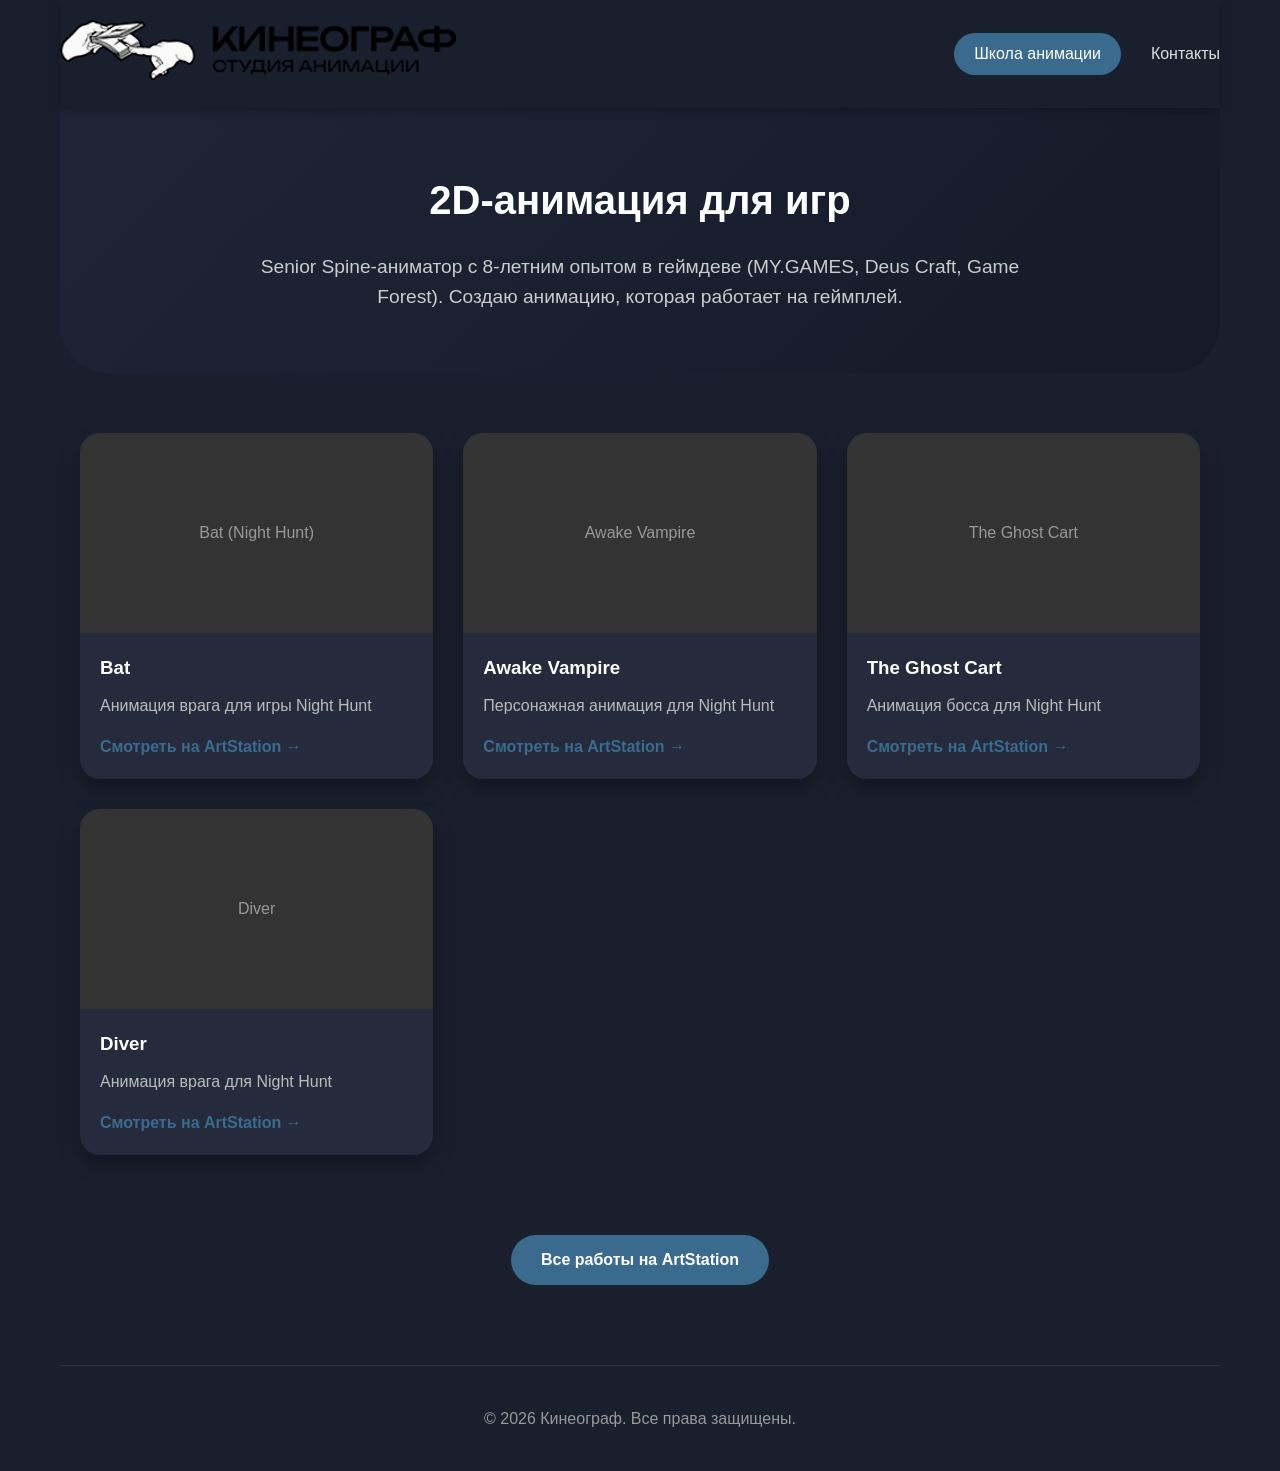
<file: portfolio.html.html>
<!DOCTYPE html>
<html lang="ru">
<head>
    <meta charset="UTF-8">
    <meta name="viewport" content="width=device-width, initial-scale=1.0">
    <title>Портфолио — Кинеограф</title>
    <style>
        :root {
            --bg: #1a1f2e;
            --primary: #3a6b8f;
            --text: #e0e0e0;
            --text-light: #ffffff;
            --card-bg: #252b3d;
            --hover: #4d7ca3;
        }
        * {
            margin: 0;
            padding: 0;
            box-sizing: border-box;
        }
        body {
            font-family: 'Segoe UI', Arial, sans-serif;
            background: var(--bg);
            color: var(--text);
            line-height: 1.6;
        }
        .container {
            max-width: 1200px;
            margin: 0 auto;
            padding: 0 20px;
        }
        header {
            position: sticky;
            top: 0;
            z-index: 1000;
            background: var(--bg);
            display: flex;
            justify-content: space-between;
            align-items: center;
            padding: 20px 0;
            flex-wrap: wrap;
            box-shadow: 0 2px 10px rgba(0,0,0,0.3);
        }
        .logo img {
            height: 60px;
            width: auto;
            filter: brightness(0.9) contrast(1.2);
        }
        nav {
            display: flex;
            gap: 30px;
            align-items: center;
            flex-wrap: wrap;
        }
        nav a {
            text-decoration: none;
            color: var(--text);
            font-weight: 500;
            transition: color 0.3s;
        }
        nav a:hover {
            color: var(--primary);
        }
        .nav-btn {
            background: var(--primary);
            color: var(--text-light) !important;
            padding: 8px 20px;
            border-radius: 30px;
            transition: background 0.3s, transform 0.3s;
        }
        .nav-btn:hover {
            background: var(--hover);
            transform: scale(1.05);
        }
        .hero {
            text-align: center;
            padding: 60px 20px;
            background: linear-gradient(135deg, #1f2537, #151a28);
            border-radius: 0 0 50px 50px;
            margin-bottom: 40px;
            animation: fadeIn 1s;
        }
        .hero h1 {
            font-size: 2.5rem;
            margin-bottom: 20px;
            color: #fff;
        }
        .hero p {
            font-size: 1.2rem;
            max-width: 800px;
            margin: 0 auto;
            color: #ccc;
        }
        .portfolio-grid {
            display: grid;
            grid-template-columns: repeat(auto-fit, minmax(350px, 1fr));
            gap: 30px;
            margin: 60px 0;
        }
        .portfolio-item {
            background: var(--card-bg);
            border-radius: 20px;
            overflow: hidden;
            box-shadow: 0 10px 20px rgba(0,0,0,0.3);
            transition: transform 0.3s;
            animation: fadeIn 1.2s;
        }
        .portfolio-item:hover {
            transform: translateY(-10px);
        }
        .video-container {
            position: relative;
            width: 100%;
            padding-bottom: 56.25%; /* 16:9 */
            background: #000;
        }
        .video-container iframe {
            position: absolute;
            top: 0;
            left: 0;
            width: 100%;
            height: 100%;
            border: none;
        }
        .video-placeholder {
            width: 100%;
            height: 200px;
            background: #333;
            display: flex;
            align-items: center;
            justify-content: center;
            color: #999;
        }
        .portfolio-info {
            padding: 20px;
        }
        .portfolio-info h3 {
            margin-bottom: 10px;
            color: #fff;
        }
        .portfolio-info p {
            color: #bbb;
            margin-bottom: 15px;
        }
        .portfolio-link {
            color: var(--primary);
            text-decoration: none;
            font-weight: 600;
        }
        .btn {
            display: inline-block;
            padding: 12px 30px;
            background: var(--primary);
            color: var(--text-light);
            text-decoration: none;
            border-radius: 40px;
            font-weight: 600;
            transition: all 0.3s;
            margin: 20px 0;
        }
        .btn:hover {
            background: var(--hover);
            transform: scale(1.05);
        }
        footer {
            text-align: center;
            padding: 40px 0;
            border-top: 1px solid #333;
            margin-top: 60px;
            color: #999;
        }
        @keyframes fadeIn {
            from { opacity: 0; transform: translateY(20px); }
            to { opacity: 1; transform: translateY(0); }
        }
        @media (max-width: 768px) {
            header {
                flex-direction: column;
                gap: 15px;
            }
            nav {
                justify-content: center;
            }
            .hero h1 {
                font-size: 2rem;
            }
        }
    </style>
</head>
<body>
    <div class="container">
        <header>
            <div class="logo">
                <img src="logo.png" alt="Кинеограф">
            </div>
            <nav>
                <a href="index.html" class="nav-btn">Школа анимации</a>
                <a href="#">Контакты</a>
            </nav>
        </header>

        <section class="hero">
            <h1>2D-анимация для игр</h1>
            <p>Senior Spine-аниматор с 8-летним опытом в геймдеве (MY.GAMES, Deus Craft, Game Forest). Создаю анимацию, которая работает на геймплей.</p>
        </section>

        <div class="container">
            <div class="portfolio-grid">
                <div class="portfolio-item">
                    <div class="video-placeholder">Bat (Night Hunt)</div>
                    <div class="portfolio-info">
                        <h3>Bat</h3>
                        <p>Анимация врага для игры Night Hunt</p>
                        <a href="https://artstation.com/artwork/..." class="portfolio-link" target="_blank">Смотреть на ArtStation →</a>
                    </div>
                </div>
                <div class="portfolio-item">
                    <div class="video-placeholder">Awake Vampire</div>
                    <div class="portfolio-info">
                        <h3>Awake Vampire</h3>
                        <p>Персонажная анимация для Night Hunt</p>
                        <a href="https://artstation.com/artwork/..." class="portfolio-link" target="_blank">Смотреть на ArtStation →</a>
                    </div>
                </div>
                <div class="portfolio-item">
                    <div class="video-placeholder">The Ghost Cart</div>
                    <div class="portfolio-info">
                        <h3>The Ghost Cart</h3>
                        <p>Анимация босса для Night Hunt</p>
                        <a href="https://artstation.com/artwork/..." class="portfolio-link" target="_blank">Смотреть на ArtStation →</a>
                    </div>
                </div>
                <div class="portfolio-item">
                    <div class="video-placeholder">Diver</div>
                    <div class="portfolio-info">
                        <h3>Diver</h3>
                        <p>Анимация врага для Night Hunt</p>
                        <a href="https://artstation.com/artwork/..." class="portfolio-link" target="_blank">Смотреть на ArtStation →</a>
                    </div>
                </div>
            </div>

            <div style="text-align: center;">
                <a href="https://artstation.com/nikitapetrov" class="btn" target="_blank">Все работы на ArtStation</a>
            </div>
        </div>

        <footer>
            © 2026 Кинеограф. Все права защищены.
        </footer>
    </div>
</body>
</html>
</file>
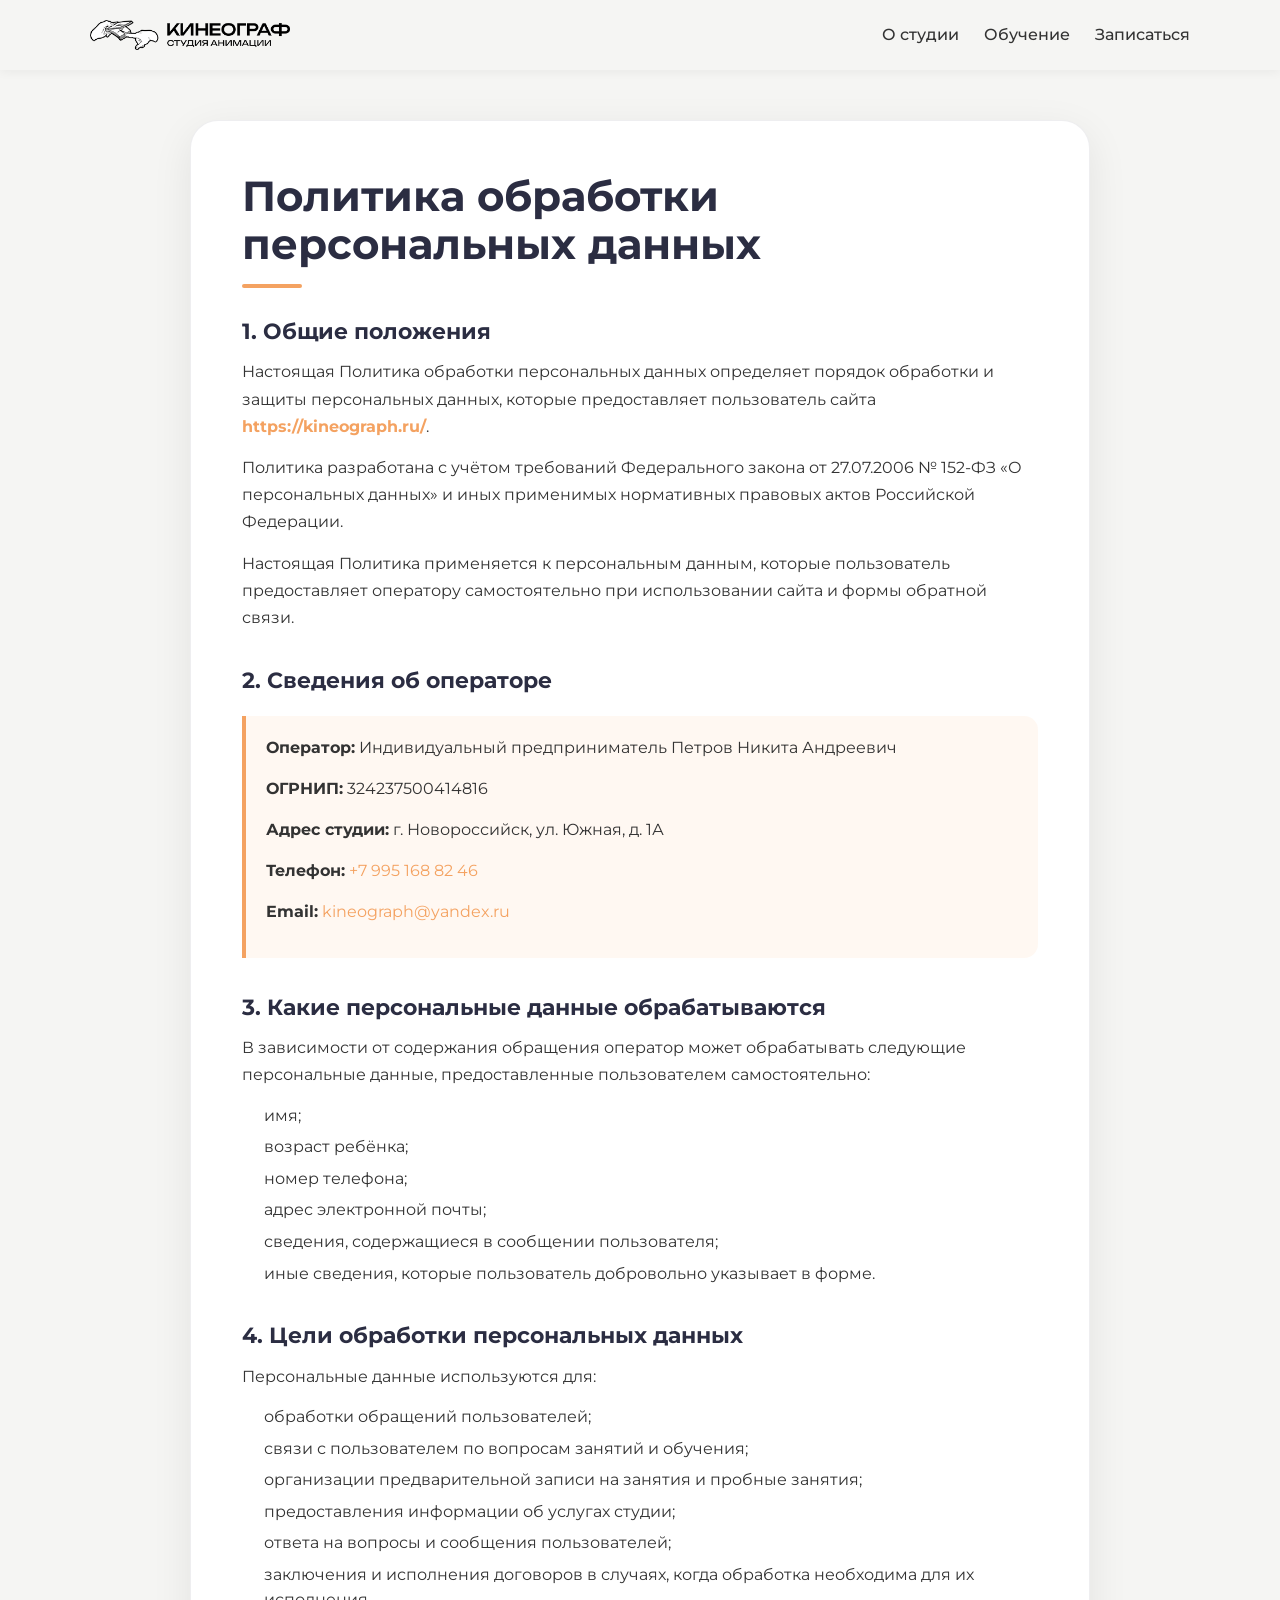
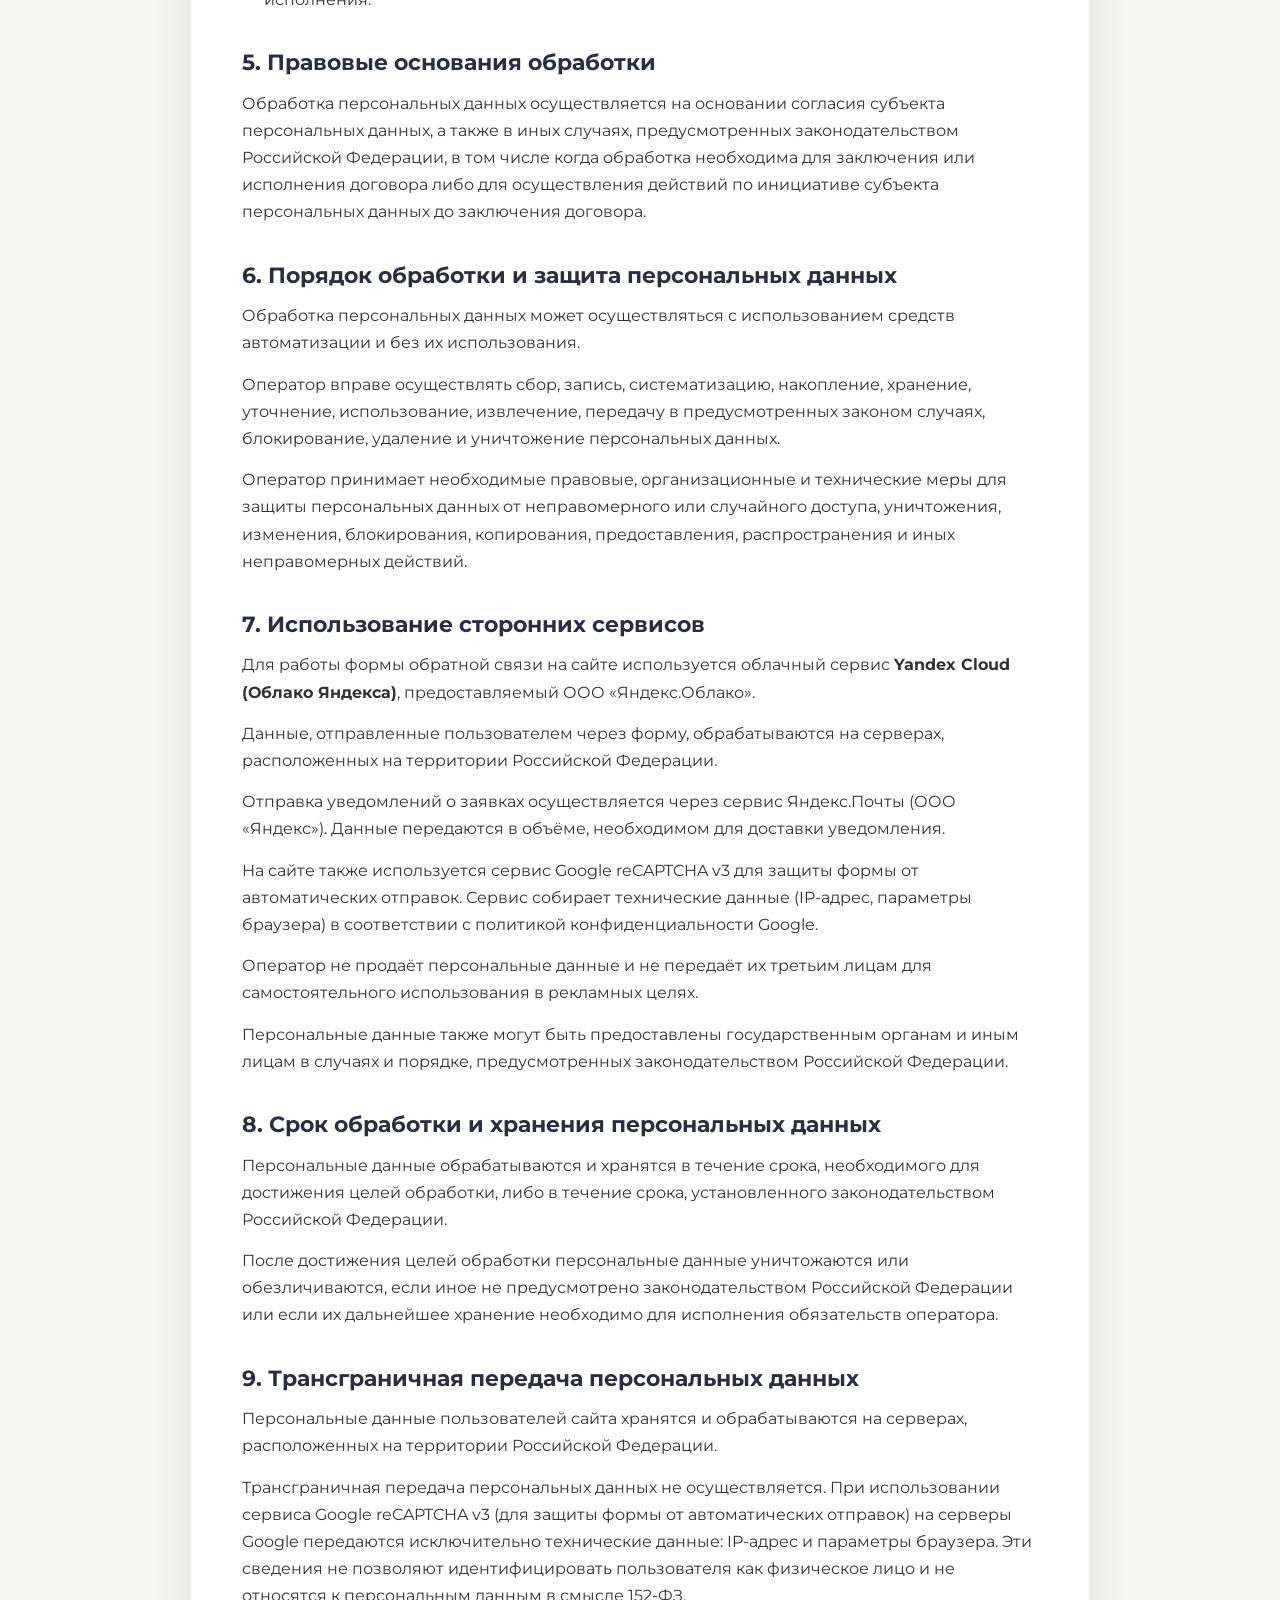
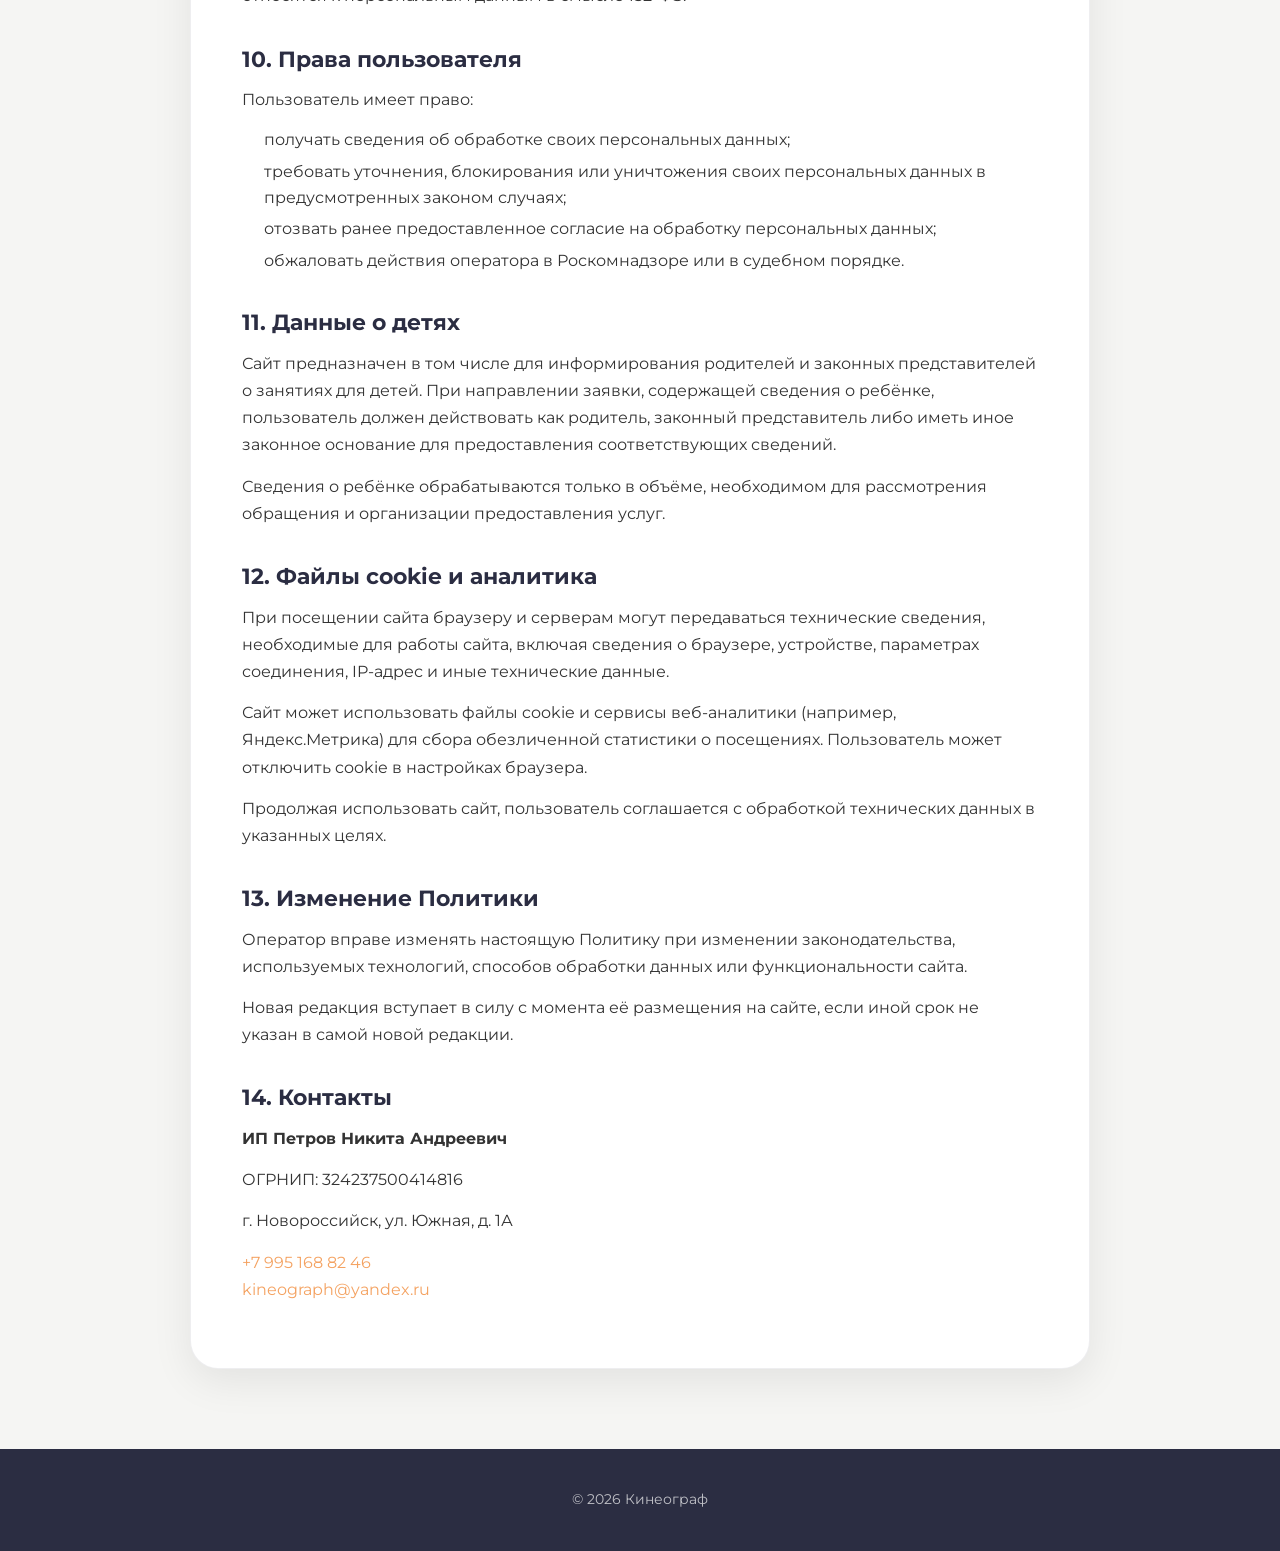
<file: privacy.html>
<!DOCTYPE html>
<html lang="ru">
<head>
    <meta charset="UTF-8">
    <meta name="viewport" content="width=device-width, initial-scale=1.0">
    <title>Политика обработки персональных данных | Кинеограф</title>
    <meta name="description" content="Политика обработки персональных данных студии Кинеограф.">
    <link rel="icon" type="image/png" href="logo.png">
    <link rel="stylesheet" href="styles.css">

    <!-- Yandex.Metrika counter -->
    <script type="text/javascript">
        (function(m,e,t,r,i,k,a){
            m[i]=m[i]||function(){(m[i].a=m[i].a||[]).push(arguments)};
            m[i].l=1*new Date();
            for (var j = 0; j < document.scripts.length; j++) {if (document.scripts[j].src === r) { return; }}
            k=e.createElement(t),a=e.getElementsByTagName(t)[0],k.async=1,k.src=r,a.parentNode.insertBefore(k,a)
        })(window, document,'script','https://mc.yandex.ru/metrika/tag.js?id=113714265', 'ym');
    
        ym(113714265, 'init', {ssr:true, webvisor:true, clickmap:true, ecommerce:"dataLayer", referrer: document.referrer, url: location.href, accurateTrackBounce:true, trackLinks:true});
    </script>
    <noscript><div><img src="https://mc.yandex.ru/watch/113714265" style="position:absolute; left:-9999px;" alt="" /></div></noscript>
    <!-- /Yandex.Metrika counter -->
    
    

    <style>
    .page-stub {
        padding: 120px 0 80px;
        min-height: 60vh;
    }

    .card {
        background: #FFFFFF;
        border: 1px solid rgba(43, 45, 66, 0.08);
        border-radius: 28px;
        padding: clamp(24px, 4vw, 54px);
        box-shadow: 0 12px 40px rgba(0, 0, 0, 0.08);
        max-width: 900px;
        margin: 0 auto;
        text-align: left;
    }

    .card h1 {
        margin: 0 0 30px;
        font-size: clamp(28px, 5vw, 42px);
        line-height: 1.15;
        color: #2B2D42;
    }

    .card h1::after {
        content: '';
        display: block;
        width: 60px;
        height: 4px;
        background-color: #F4A261;
        margin: 15px 0 0;
        border-radius: 2px;
    }

    .card h2 {
        margin: 36px 0 12px;
        font-size: 22px;
        line-height: 1.3;
        color: #2B2D42;
    }

    .card h2:first-of-type { margin-top: 0; }

    .card p {
        margin: 0 0 14px;
        color: #333333;
        line-height: 1.7;
    }

    .card ul {
        margin: 8px 0 18px 22px;
        padding: 0;
    }

    .card li {
        margin-bottom: 6px;
        line-height: 1.6;
    }

    .card .requisites {
        padding: 18px 20px;
        border-left: 4px solid #F4A261;
        background: rgba(244, 162, 97, 0.08);
        border-radius: 0 14px 14px 0;
        margin: 20px 0;
    }

    .card a {
        color: #F4A261;
        text-decoration: none;
    }

    @media (max-width: 768px) {
        .page-stub { padding: 90px 0 60px; }
        .card { padding: 24px 20px; border-radius: 18px; }
        .card h1 { font-size: 26px; }
        .card h2 { font-size: 19px; }
    }
</style>

</head>

<body>
    <header class="header">
        <div class="container header__inner">
            <a href="index.html" class="logo">
                <img src="logo.png" alt="Логотип Кинеограф" class="logo__img">
                <span class="logo__text"></span>
            </a>
            <nav class="nav">
                <ul class="nav__list">
                    <li class="nav__item"><a href="index.html#about" class="nav__link">О студии</a></li>
                    <li class="nav__item"><a href="index.html#how" class="nav__link">Обучение</a></li>
                    <li class="nav__item"><a href="index.html#contact" class="nav__link">Записаться</a></li>
                </ul>
            </nav>
        </div>
    </header>

    <main class="page-stub">
        <div class="container">
            <article class="card">
                <h1>Политика обработки персональных данных</h1>

                <h2>1. Общие положения</h2>
                <p>Настоящая Политика обработки персональных данных определяет порядок обработки и защиты персональных данных, которые предоставляет пользователь сайта <a href="https://kineograph.ru/" target="_blank" rel="noopener"><strong>https://kineograph.ru/</strong></a>.</p>
                <p>Политика разработана с учётом требований Федерального закона от 27.07.2006 № 152-ФЗ «О персональных данных» и иных применимых нормативных правовых актов Российской Федерации.</p>
                <p>Настоящая Политика применяется к персональным данным, которые пользователь предоставляет оператору самостоятельно при использовании сайта и формы обратной связи.</p>

                <h2>2. Сведения об операторе</h2>
                <div class="requisites">
                    <p><strong>Оператор:</strong> Индивидуальный предприниматель Петров Никита Андреевич</p>
                    <p><strong>ОГРНИП:</strong> 324237500414816</p>
                    <p><strong>Адрес студии:</strong> г. Новороссийск, ул. Южная, д. 1А</p>
                    <p><strong>Телефон:</strong> <a href="tel:+79951688246">+7 995 168 82 46</a></p>
                    <p><strong>Email:</strong> <a href="mailto:kineograph@yandex.ru">kineograph@yandex.ru</a></p>
                </div>

                <h2>3. Какие персональные данные обрабатываются</h2>
                <p>В зависимости от содержания обращения оператор может обрабатывать следующие персональные данные, предоставленные пользователем самостоятельно:</p>
                <ul>
                    <li>имя;</li>
                    <li>возраст ребёнка;</li>
                    <li>номер телефона;</li>
                    <li>адрес электронной почты;</li>
                    <li>сведения, содержащиеся в сообщении пользователя;</li>
                    <li>иные сведения, которые пользователь добровольно указывает в форме.</li>
                </ul>

                <h2>4. Цели обработки персональных данных</h2>
                <p>Персональные данные используются для:</p>
                <ul>
                    <li>обработки обращений пользователей;</li>
                    <li>связи с пользователем по вопросам занятий и обучения;</li>
                    <li>организации предварительной записи на занятия и пробные занятия;</li>
                    <li>предоставления информации об услугах студии;</li>
                    <li>ответа на вопросы и сообщения пользователей;</li>
                    <li>заключения и исполнения договоров в случаях, когда обработка необходима для их исполнения.</li>
                </ul>

                <h2>5. Правовые основания обработки</h2>
                <p>Обработка персональных данных осуществляется на основании согласия субъекта персональных данных, а также в иных случаях, предусмотренных законодательством Российской Федерации, в том числе когда обработка необходима для заключения или исполнения договора либо для осуществления действий по инициативе субъекта персональных данных до заключения договора.</p>

                <h2>6. Порядок обработки и защита персональных данных</h2>
                <p>Обработка персональных данных может осуществляться с использованием средств автоматизации и без их использования.</p>
                <p>Оператор вправе осуществлять сбор, запись, систематизацию, накопление, хранение, уточнение, использование, извлечение, передачу в предусмотренных законом случаях, блокирование, удаление и уничтожение персональных данных.</p>
                <p>Оператор принимает необходимые правовые, организационные и технические меры для защиты персональных данных от неправомерного или случайного доступа, уничтожения, изменения, блокирования, копирования, предоставления, распространения и иных неправомерных действий.</p>

                <h2>7. Использование сторонних сервисов</h2>
                <p>Для работы формы обратной связи на сайте используется облачный сервис <strong>Yandex Cloud (Облако Яндекса)</strong>, предоставляемый ООО «Яндекс.Облако».</p>
                <p>Данные, отправленные пользователем через форму, обрабатываются 
                    на серверах, расположенных на территории Российской Федерации.</p>
                <p>Отправка уведомлений о заявках осуществляется через сервис 
                    Яндекс.Почты (ООО «Яндекс»). Данные передаются в объёме, необходимом 
                    для доставки уведомления.</p>
                <p>На сайте также используется сервис Google reCAPTCHA v3 для защиты 
                    формы от автоматических отправок. Сервис собирает технические данные 
                    (IP-адрес, параметры браузера) в соответствии с политикой 
                    конфиденциальности Google.</p>
                <p>Оператор не продаёт персональные данные и не передаёт их третьим 
                лицам для самостоятельного использования в рекламных целях.</p>
                <p>Персональные данные также могут быть предоставлены государственным 
                органам и иным лицам в случаях и порядке, предусмотренных 
                законодательством Российской Федерации.</p>


                <h2>8. Срок обработки и хранения персональных данных</h2>
                <p>Персональные данные обрабатываются и хранятся в течение срока, необходимого для достижения целей обработки, либо в течение срока, установленного законодательством Российской Федерации.</p>
                <p>После достижения целей обработки персональные данные уничтожаются или обезличиваются, если иное не предусмотрено законодательством 
                Российской Федерации или если их дальнейшее хранение необходимо для исполнения обязательств оператора.</p>


                <h2>9. Трансграничная передача персональных данных</h2>
                <p>Персональные данные пользователей сайта хранятся и обрабатываются на серверах, расположенных на территории Российской Федерации.</p>
                <p>Трансграничная передача персональных данных не осуществляется. При использовании сервиса Google reCAPTCHA v3 (для защиты формы от автоматических отправок) на серверы Google передаются исключительно технические данные: IP-адрес и параметры браузера. Эти сведения не позволяют идентифицировать пользователя как физическое лицо и не относятся к персональным данным в смысле 152-ФЗ.</p>
            
                
                <h2>10. Права пользователя</h2>
                <p>Пользователь имеет право:</p>
                <ul>
                    <li>получать сведения об обработке своих персональных данных;</li>
                    <li>требовать уточнения, блокирования или уничтожения своих персональных данных в предусмотренных законом случаях;</li>
                    <li>отозвать ранее предоставленное согласие на обработку персональных данных;</li>
                    <li>обжаловать действия оператора в Роскомнадзоре или в судебном порядке.</li>
                </ul>

                <h2>11. Данные о детях</h2>
                <p>Сайт предназначен в том числе для информирования родителей и законных представителей о занятиях для детей. При направлении заявки, содержащей сведения о ребёнке, пользователь должен действовать как родитель, законный представитель либо иметь иное законное основание для предоставления соответствующих сведений.</p>
                <p>Сведения о ребёнке обрабатываются только в объёме, необходимом для рассмотрения обращения и организации предоставления услуг.</p>

                <h2>12. Файлы cookie и аналитика</h2>
                <p>При посещении сайта браузеру и серверам могут передаваться технические сведения, необходимые для работы сайта, включая 
                сведения о браузере, устройстве, параметрах соединения, IP-адрес и иные технические данные.</p>
                <p>Сайт может использовать файлы cookie и сервисы веб-аналитики (например, Яндекс.Метрика) для сбора обезличенной статистики 
                о посещениях. Пользователь может отключить cookie в настройках браузера.</p>
                <p>Продолжая использовать сайт, пользователь соглашается с обработкой технических данных в указанных целях.</p>

                <h2>13. Изменение Политики</h2>
                <p>Оператор вправе изменять настоящую Политику при изменении законодательства, используемых технологий, способов обработки данных или функциональности сайта.</p>
                <p>Новая редакция вступает в силу с момента её размещения на сайте, если иной срок не указан в самой новой редакции.</p>


                <h2>14. Контакты</h2>
                <p><strong>ИП Петров Никита Андреевич</strong></p>
                <p>ОГРНИП: 324237500414816</p>
                <p>г. Новороссийск, ул. Южная, д. 1А</p>
                <p><a href="tel:+79951688246">+7 995 168 82 46</a><br>
                <a href="mailto:kineograph@yandex.ru">kineograph@yandex.ru</a></p>

                
            </article>
        </div>
    </main>

    <footer class="footer">
        <div class="container footer__inner">
            <p class="footer__copy">© 2026 Кинеограф</p>
        </div>
    </footer>
</body>
</html>
</file>
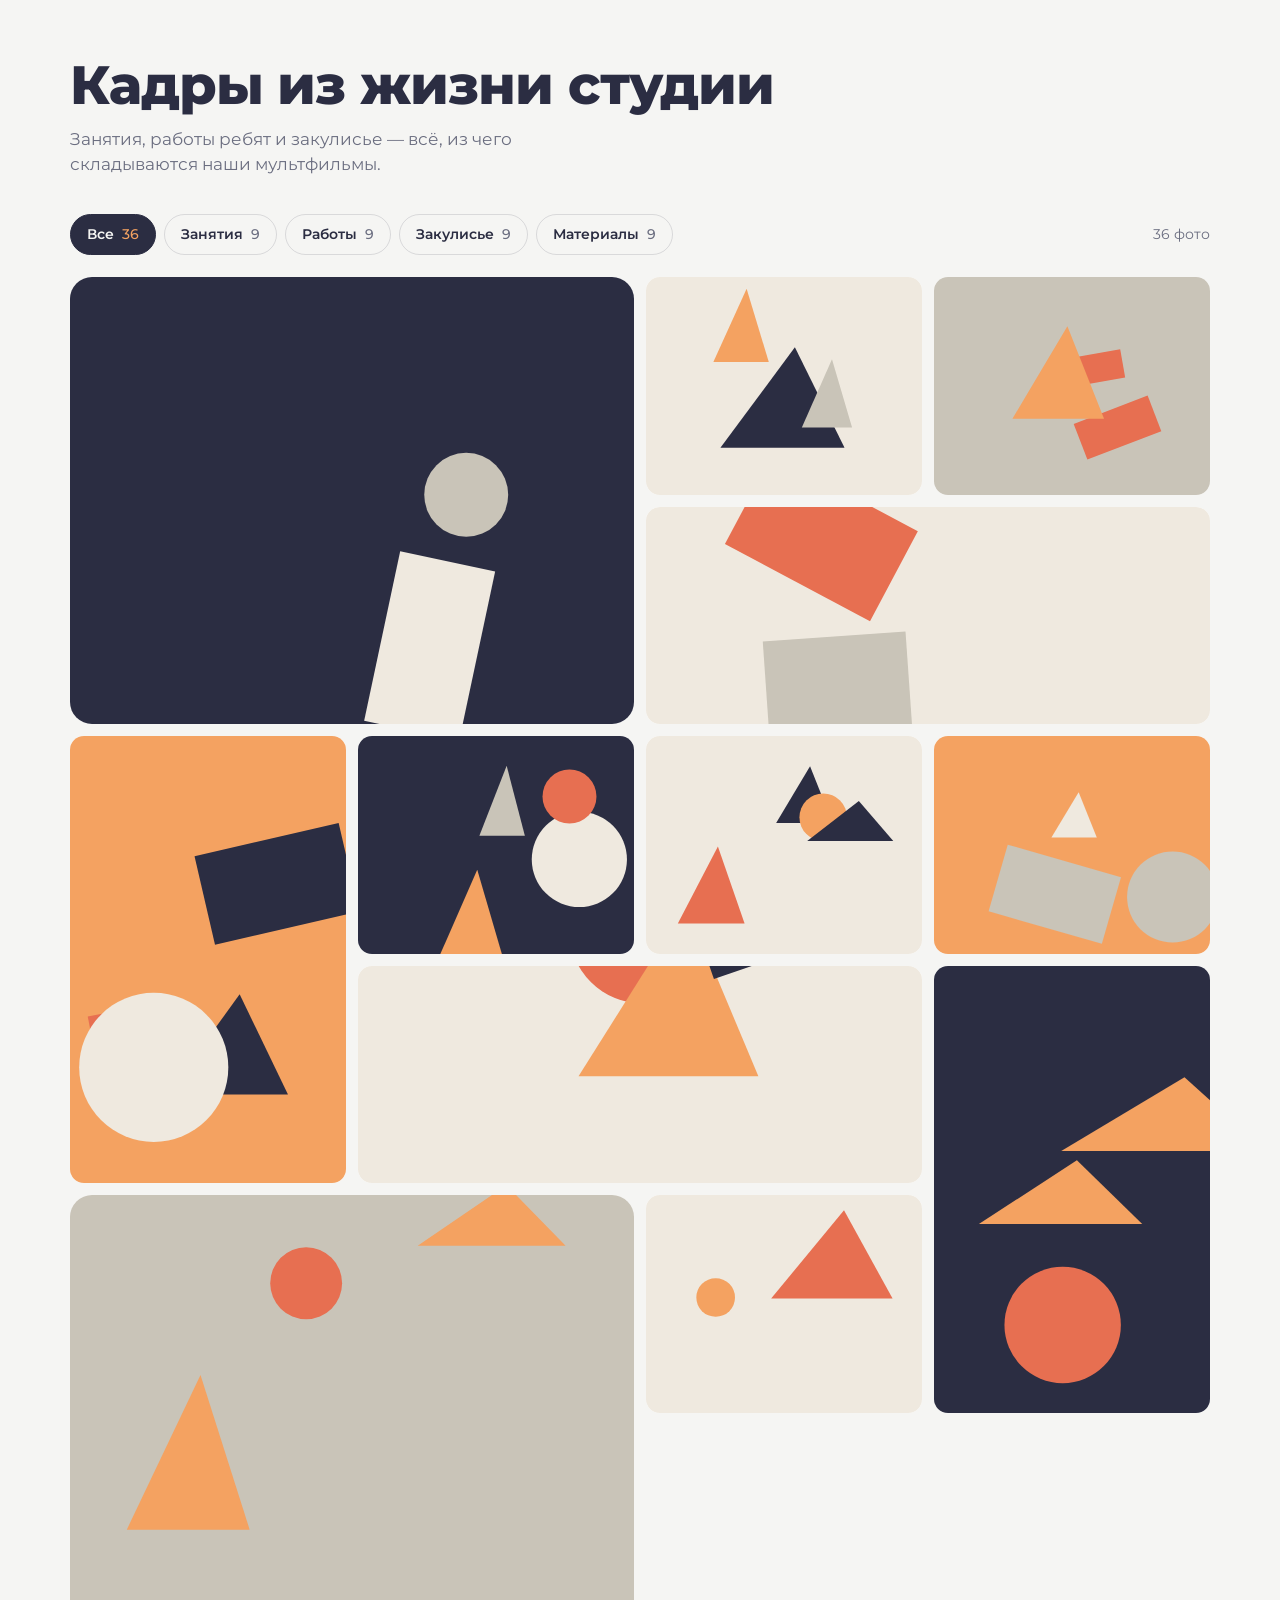
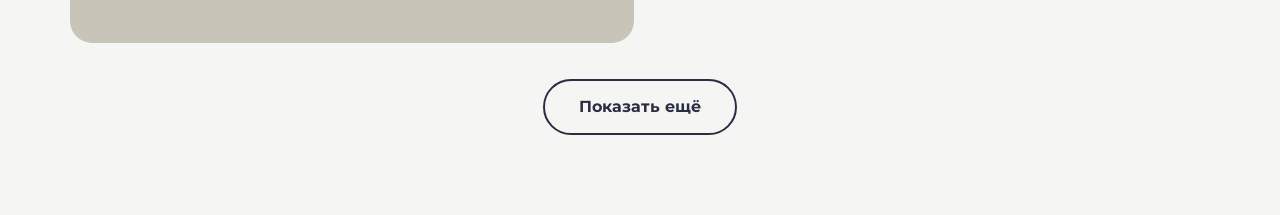
<file: photos/Галерея — Кинеограф.html>
<!DOCTYPE html>
<html lang="ru">
<head>
<meta charset="utf-8">
<meta name="viewport" content="width=device-width, initial-scale=1, viewport-fit=cover">
<title>Галерея — Кинеограф</title>
<link rel="preconnect" href="https://fonts.googleapis.com">
<link rel="preconnect" href="https://fonts.gstatic.com" crossorigin>
<link href="https://fonts.googleapis.com/css2?family=Montserrat:wght@400;500;600;700;800&display=swap" rel="stylesheet">
<style>
:root{
  --bg:#f5f5f3;--surface:#fff;--ink:#2b2d42;--muted:#6b6e80;--accent:#f4a261;--line:rgba(43,45,66,.14);
  box-sizing:border-box;padding-top:env(safe-area-inset-top,0px);padding-bottom:env(safe-area-inset-bottom,0px);
}
@media (prefers-color-scheme:dark){
  :root:not([data-theme="light"]){--bg:#15161f;--surface:#1f2130;--ink:#f1f1ec;--muted:#9a9db0;--line:rgba(255,255,255,.16)}
}
:root[data-theme="dark"]{--bg:#15161f;--surface:#1f2130;--ink:#f1f1ec;--muted:#9a9db0;--line:rgba(255,255,255,.16)}
html{scroll-padding-top:env(safe-area-inset-top,0px)}
*{box-sizing:border-box}
body{margin:0;background:var(--bg);color:var(--ink);font-family:'Montserrat',system-ui,-apple-system,'Segoe UI',sans-serif;line-height:1.5}
button{font:inherit;color:inherit;cursor:pointer}
.wrap{max-width:1180px;margin:0 auto;padding:56px 20px 80px}
h1{font-size:clamp(2rem,5vw,3.4rem);font-weight:800;line-height:1.05;margin:0 0 14px;letter-spacing:-.02em}
.lead{max-width:46ch;margin:0 0 36px;color:var(--muted);font-size:1.05rem}
.bar{display:flex;flex-wrap:wrap;align-items:center;justify-content:space-between;gap:14px;margin-bottom:22px}
.chips{display:flex;flex-wrap:wrap;gap:8px}
.chip{border:1px solid var(--line);background:transparent;border-radius:99px;padding:9px 16px;font-size:.9rem;font-weight:600;display:flex;gap:8px;align-items:center;transition:background .2s,color .2s,border-color .2s}
.chip i{font-style:normal;font-weight:500;color:var(--muted)}
.chip:hover{border-color:var(--ink)}
.chip.on{background:var(--ink);border-color:var(--ink);color:var(--bg)}
.chip.on i{color:var(--accent)}
.count{color:var(--muted);font-size:.9rem}
.grid{display:grid;grid-template-columns:repeat(4,1fr);grid-auto-rows:clamp(130px,17vw,220px);grid-auto-flow:dense;gap:12px}
.tile{position:relative;border:0;padding:0;border-radius:14px;overflow:hidden;background:var(--surface);opacity:0;transform:scale(.97);transition:opacity .5s ease,transform .5s ease}
.tile.in{opacity:1;transform:none}
.tile.big{grid-column:span 2;grid-row:span 2;border-radius:22px}
.tile.tall{grid-row:span 2}
.tile.wide{grid-column:span 2}
.art{position:absolute;inset:0;transition:transform .7s cubic-bezier(.2,.7,.2,1)}
@media (hover:hover){.tile:hover .art{transform:scale(1.07)}}
.art svg,.art img,.th svg,.th img,.lb-img svg,.lb-img img{position:absolute;inset:0;width:100%;height:100%;object-fit:cover;display:block}
.cap{position:absolute;left:0;right:0;bottom:0;padding:44px 16px 14px;text-align:left;color:#fff;font-size:.88rem;font-weight:600;background:linear-gradient(to top,rgba(20,21,31,.8),transparent);opacity:0;transition:opacity .3s}
.cap small{display:block;font-weight:500;color:var(--accent);font-size:.78rem}
.tile:hover .cap,.tile:focus-visible .cap{opacity:1}
.tile:focus-visible,.chip:focus-visible,.btn:focus-visible,.lb button:focus-visible{outline:3px solid var(--accent);outline-offset:2px}
.more{text-align:center;margin-top:36px}
.btn{border:2px solid var(--ink);background:transparent;border-radius:99px;padding:14px 34px;font-weight:700;transition:background .2s,color .2s}
.btn:hover{background:var(--ink);color:var(--bg)}
.empty{grid-column:1/-1;color:var(--muted);padding:40px 0}

/* Просмотр */
.lb{position:fixed;inset:0;z-index:50;display:none;flex-direction:column;align-items:center;justify-content:center;gap:18px;background:rgba(14,15,22,.97);padding:max(16px,env(safe-area-inset-top,0px)) 16px max(14px,env(safe-area-inset-bottom,0px));color:#f5f5f3}
.lb.open{display:flex}
.lb-fig{margin:0;width:min(92vw,980px)}
.lb-img{height:min(58vh,640px);display:flex;align-items:center;justify-content:center}
.lb-img .box{position:relative;height:100%;aspect-ratio:var(--ar,4/3);max-width:100%;border-radius:18px;overflow:hidden}
.lb-img>img{position:static;width:auto;height:auto;max-width:100%;max-height:100%;border-radius:18px;object-fit:contain}
.lb-img.go{animation:adv .35s ease both}
@keyframes adv{from{opacity:0;transform:translateX(24px)}to{opacity:1;transform:none}}
.lb-cap{display:flex;justify-content:space-between;align-items:baseline;gap:16px;margin-top:14px}
.lb-cap b{display:block;font-size:1.1rem}
.lb-cap small{color:var(--accent);font-size:.85rem}
.lb-cap span{color:#b9bbc9;font-size:.9rem;white-space:nowrap}
.lb-x,.lb-n{position:absolute;border:0;background:rgba(255,255,255,.12);color:#fff;border-radius:50%;width:48px;height:48px;font-size:1.5rem;line-height:1;display:grid;place-items:center;transition:background .2s}
.lb-x:hover,.lb-n:hover{background:var(--accent);color:#2b2d42}
.lb-x{top:max(14px,env(safe-area-inset-top,0px));right:14px}
.lb-n{top:42%}
.prev{left:14px}.next{right:14px}
.rail{position:relative;width:min(92vw,980px);background:#0b0c12;border-radius:10px;padding:20px 12px}
.rail::before,.rail::after{content:'';position:absolute;left:12px;right:12px;height:7px;background:radial-gradient(circle at 5px 3.5px,#f5f5f3 2.6px,transparent 3px) 0 0/16px 7px repeat-x;opacity:.8}
.rail::before{top:6px}.rail::after{bottom:6px}
.strip{display:flex;gap:8px;overflow-x:auto;scrollbar-width:none}
.strip::-webkit-scrollbar{display:none}
.th{position:relative;flex:0 0 76px;height:54px;border:0;padding:0;border-radius:5px;overflow:hidden;opacity:.4;transition:opacity .2s,outline-color .2s;outline:2px solid transparent}
.th.on{opacity:1;outline-color:var(--accent)}
.th:hover{opacity:.8}

@media (max-width:900px){.grid{grid-template-columns:repeat(3,1fr)}}
@media (max-width:560px){
  .wrap{padding-top:36px}
  .bar{flex-direction:column;align-items:stretch}
  .chips{flex-wrap:nowrap;overflow-x:auto;margin:0 -20px;padding:0 20px 4px;scrollbar-width:none;scroll-snap-type:x proximity}
  .chips::-webkit-scrollbar{display:none}
  .chip{flex:none;scroll-snap-align:start}
  .grid{grid-template-columns:repeat(2,1fr);gap:8px;grid-auto-rows:clamp(120px,38vw,190px)}
  .cap{opacity:1;padding-top:30px;font-size:.8rem}.cap small{display:none}
  .lb-n{top:auto;bottom:calc(env(safe-area-inset-bottom,0px) + 112px);width:44px;height:44px}
}
@media (prefers-reduced-motion:reduce){*{transition:none!important;animation:none!important}.tile{opacity:1;transform:none}}
</style>
</head>
<body>
<main class="wrap">
  <h1>Кадры из жизни студии</h1>
  <p class="lead">Занятия, работы ребят и закулисье — всё, из чего складываются наши мультфильмы.</p>
  <div class="bar">
    <div class="chips" id="chips" role="group" aria-label="Фильтр по категориям"></div>
    <span class="count" id="count"></span>
  </div>
  <section class="grid" id="grid" aria-live="polite"></section>
  <div class="more"><button class="btn" id="more">Показать ещё</button></div>
</main>

<div class="lb" id="lb" role="dialog" aria-modal="true" aria-label="Просмотр фотографии" aria-hidden="true">
  <button class="lb-x" id="lbx" aria-label="Закрыть">✕</button>
  <button class="lb-n prev" id="prev" aria-label="Предыдущее фото">‹</button>
  <figure class="lb-fig">
    <div class="lb-img" id="lbimg"></div>
    <figcaption class="lb-cap"><div><b id="lbt"></b><small id="lbk"></small></div><span id="lbc"></span></figcaption>
  </figure>
  <button class="lb-n next" id="next" aria-label="Следующее фото">›</button>
  <div class="rail"><div class="strip" id="strip"></div></div>
</div>

<script>
(()=>{
const CATS=['Занятия','Работы','Закулисье','Материалы'];
const T={
  'Занятия':['Снимаем покадрово','Двигаем героя по миллиметру','Рисуем раскадровку','Работаем командой','Первый кадр'],
  'Работы':['Пластилиновый герой','Перекладной лес','Рисованная погоня','Игрушки оживают','Кадр из мультфильма'],
  'Закулисье':['Свет и камера','Стол аниматора','Готовимся к съёмке','Декорации','Оптические игрушки'],
  'Материалы':['Пластилин и стеки','Бумага и ножницы','Зоотроп','Фенакистископ','Краски и кисти']
};
// Чтобы показать настоящее фото, укажите путь в src, например src:'photos/01.jpg'
const items=Array.from({length:36},(_,i)=>{const cat=CATS[i%4];const sz=i%9===0?'big':i%7===3?'tall':i%5===2?'wide':'';return{id:i,cat,title:T[cat][Math.floor(i/4)%5],src:'',sz,ar:sz==='tall'?'3/4':sz==='wide'?'16/10':'4/3'}});

const $=s=>document.querySelector(s);
const grid=$('#grid'),chips=$('#chips'),more=$('#more'),count=$('#count');
const lb=$('#lb'),lbimg=$('#lbimg'),strip=$('#strip');
let f='Все',shown=12,list=items,cur=0,last=null;
const pad=n=>String(n).padStart(2,'0');
const pl=n=>n%10===1&&n%100!==11?'фото':'фото';

function art(i){
  const P=['#2b2d42','#f4a261','#efe9df','#c9c4b8','#e76f51'];
  let s=i*7919+13;const r=()=>(s=(s*9301+49297)%233280)/233280;
  const bg=P[[0,2,2,1,3][i%5]];
  let o='<svg viewBox="0 0 100 100" preserveAspectRatio="xMidYMid slice" aria-hidden="true"><rect width="100" height="100" fill="'+bg+'"/>';
  for(let k=0;k<4;k++){
    const c=P[Math.floor(r()*P.length)];if(c===bg)continue;
    const t=Math.floor(r()*3),x=8+r()*60,y=8+r()*60,w=14+r()*32,h=10+r()*28,a=Math.round(r()*60-30);
    o+=t===0?'<rect x="'+x+'" y="'+y+'" width="'+w+'" height="'+h+'" fill="'+c+'" transform="rotate('+a+' '+(x+w/2)+' '+(y+h/2)+')"/>'
      :t===1?'<circle cx="'+(x+w/2)+'" cy="'+(y+w/2)+'" r="'+(w/2.4)+'" fill="'+c+'"/>'
      :'<polygon points="'+x+','+(y+h)+' '+(x+w)+','+(y+h)+' '+(x+w*.6)+','+y+'" fill="'+c+'"/>';
  }
  return o+'</svg>';
}
const media=it=>it.src?'<img src="'+it.src+'" alt="'+it.title+'" loading="lazy">':art(it.id);

function drawChips(){
  chips.innerHTML=['Все',...CATS].map(c=>{
    const n=c==='Все'?items.length:items.filter(x=>x.cat===c).length;
    return '<button class="chip'+(c===f?' on':'')+'" data-c="'+c+'" aria-pressed="'+(c===f)+'">'+c+'<i>'+n+'</i></button>';
  }).join('');
}
function render(){
  list=f==='Все'?items:items.filter(x=>x.cat===f);
  grid.innerHTML=list.length?list.slice(0,shown).map((it,k)=>
    '<button class="tile '+it.sz+'" data-k="'+k+'" style="transition-delay:'+((k%8)*45)+'ms" aria-label="Открыть: '+it.title+'"><div class="art">'+media(it)+'</div><span class="cap"><small>'+it.cat+'</small>'+it.title+'</span></button>'
  ).join(''):'<p class="empty">В этой категории пока нет фотографий.</p>';
  count.textContent=list.length+' '+pl(list.length);
  more.parentElement.hidden=shown>=list.length;
  requestAnimationFrame(()=>requestAnimationFrame(()=>grid.querySelectorAll('.tile').forEach(t=>t.classList.add('in'))));
}
chips.addEventListener('click',e=>{const b=e.target.closest('.chip');if(!b)return;f=b.dataset.c;shown=12;drawChips();render()});
more.addEventListener('click',()=>{shown+=12;render()});

function show(k){
  cur=(k+list.length)%list.length;const it=list[cur];
  lbimg.classList.remove('go');void lbimg.offsetWidth;
  lbimg.innerHTML=it.src?media(it):'<div class="box" style="--ar:'+it.ar+'">'+art(it.id)+'</div>';lbimg.classList.add('go');
  $('#lbt').textContent=it.title;$('#lbk').textContent=it.cat;
  $('#lbc').textContent=pad(cur+1)+' из '+pad(list.length);
  strip.querySelectorAll('.th').forEach((t,j)=>t.classList.toggle('on',j===cur));
  const a=strip.children[cur];if(a)a.scrollIntoView({inline:'center',block:'nearest',behavior:'smooth'});
}
function open(k){
  last=document.activeElement;
  strip.innerHTML=list.map((it,j)=>'<button class="th" data-k="'+j+'" aria-label="Фото '+(j+1)+'">'+media(it)+'</button>').join('');
  lb.classList.add('open');lb.setAttribute('aria-hidden','false');document.body.style.overflow='hidden';
  show(k);$('#lbx').focus();
}
function close(){lb.classList.remove('open');lb.setAttribute('aria-hidden','true');document.body.style.overflow='';if(last)last.focus()}

grid.addEventListener('click',e=>{const t=e.target.closest('.tile');if(t)open(+t.dataset.k)});
strip.addEventListener('click',e=>{const t=e.target.closest('.th');if(t)show(+t.dataset.k)});
$('#prev').onclick=()=>show(cur-1);$('#next').onclick=()=>show(cur+1);$('#lbx').onclick=close;
lb.addEventListener('click',e=>{if(e.target===lb)close()});
document.addEventListener('keydown',e=>{
  if(!lb.classList.contains('open'))return;
  if(e.key==='Escape')close();
  if(e.key==='ArrowLeft')show(cur-1);
  if(e.key==='ArrowRight')show(cur+1);
});
let x0=null;
lb.addEventListener('touchstart',e=>{x0=e.target.closest('.rail')?null:e.touches[0].clientX},{passive:true});
lb.addEventListener('touchend',e=>{if(x0===null)return;const d=e.changedTouches[0].clientX-x0;if(Math.abs(d)>50)show(cur+(d<0?1:-1));x0=null});

drawChips();render();
})();
</script>
</body>
</html>
</file>
<file: styles.css>
/* ============================================
   КИНЕОГРАФ — ОСНОВНОЙ ФАЙЛ СТИЛЕЙ
   ============================================ */

/* === 1. ШРИФТЫ === */
@font-face {
    font-family: 'Montserrat';
    src: url('/Montserrat/Montserrat-Regular.ttf') format('truetype');
    font-weight: 400;
    font-style: normal;
    font-display: swap;
}

@font-face {
    font-family: 'Montserrat';
    src: url('/Montserrat/Montserrat-Medium.ttf') format('truetype');
    font-weight: 500;
    font-style: normal;
    font-display: swap;
}

@font-face {
    font-family: 'Montserrat';
    src: url('/Montserrat/Montserrat-Bold.ttf') format('truetype');
    font-weight: 700;
    font-style: normal;
    font-display: swap;
}

@font-face {
    font-family: 'Montserrat';
    src: url('Montserrat/Montserrat-Italic.ttf') format('truetype');
    font-weight: 400;
    font-style: italic;
}

/* === 2. ПЕРЕМЕННЫЕ === */
:root {
    --color-dark: #2B2D42;
    --color-accent: #F4A261;
    --color-bg: #F5F5F3;
    --color-white: #FFFFFF;
    --color-text: #333333;
    --color-text-light: #666666;
    --color-error: #E63946;

    --font-main: 'Montserrat', Arial, sans-serif;
    --radius: 12px;
    --radius-small: 6px;
    --container-width: 1140px;
    --header-height: 70px;
}

/* === 3. СБРОС И БАЗА === */
*, 
*::before, 
*::after {
    margin: 0;
    padding: 0;
    box-sizing: border-box;
}

html {
    scroll-behavior: smooth;
}

body {
    font-family: var(--font-main);
    font-size: 16px;
    line-height: 1.6;
    color: var(--color-text);
    background-color: var(--color-bg);
    -webkit-font-smoothing: antialiased;
    -moz-osx-font-smoothing: grayscale;
    overflow-x: hidden;
}

img {
    max-width: 100%;
    height: auto;
    display: block;
}

a {
    color: inherit;
    text-decoration: none;
    transition: color 0.3s ease;
}

ul {
    list-style: none;
}

.container {
    width: 100%;
    max-width: var(--container-width);
    margin: 0 auto;
    padding: 0 20px;
}

/* === 4. УТИЛИТЫ === */
.section {
    padding: 80px 0;
}

.section-title {
    font-size: 2.2rem;
    font-weight: 700;
    color: var(--color-dark);
    margin-bottom: 40px;
    text-align: center;
    position: relative;
}

.section-title::after {
    content: '';
    display: block;
    width: 60px;
    height: 4px;
    background-color: var(--color-accent);
    margin: 15px auto 0;
    border-radius: 2px;
}

.section-subtitle {
    text-align: center;
    color: var(--color-text-light);
    font-size: 1.05rem;
    line-height: 1.6;
    max-width: 700px;
    margin: 0 auto 50px;
    position: relative;
    padding-bottom: 20px;
}

.section-subtitle::after {
    content: '';
    position: absolute;
    bottom: 0;
    left: 50%;
    transform: translateX(-50%);
    width: 50px;
    height: 3px;
    background-color: var(--color-accent);
    border-radius: 2px;
}

/* === 5. КНОПКИ === */
.btn {
    display: inline-block;
    padding: 14px 32px;
    font-size: 1rem;
    font-weight: 500;
    border: none;
    border-radius: 50px;
    cursor: pointer;
    transition: all 0.3s ease;
    text-align: center;
    line-height: 1.2;
}

.btn--primary {
    background-color: var(--color-accent);
    color: var(--color-dark);
}

.btn--primary:hover {
    background-color: #e8944d;
    transform: translateY(-2px);
    box-shadow: 0 6px 20px rgba(244, 162, 97, 0.4);
}

.btn--secondary {
    background-color: transparent;
    color: var(--color-dark);
    border: 2px solid var(--color-dark);
}

.btn--secondary:hover {
    background-color: var(--color-dark);
    color: var(--color-white);
}

/* === 6. ХЕДЕР === */
.header {
    position: fixed;
    top: 0;
    left: 0;
    right: 0;
    z-index: 100;
    background-color: var(--color-bg);
    box-shadow: 0 2px 10px rgba(0, 0, 0, 0.05);
    height: var(--header-height);
    display: flex;
    align-items: center;
}

.header__inner {
    display: flex;
    align-items: center;
    justify-content: space-between;
    width: 100%;
}

.logo__img {
    width: 200px;
    height: auto;
    max-height: 60px;
    object-fit: contain;
    display: block;
}

.nav__list {
    display: flex;
    align-items: center;
    gap: 25px;
}

.nav__link {
    font-weight: 500;
    color: var(--color-text);
    position: relative;
    padding: 5px 0;
}

.nav__link::after {
    content: '';
    position: absolute;
    bottom: 0;
    left: 0;
    width: 0;
    height: 2px;
    background-color: var(--color-accent);
    transition: width 0.3s ease;
}

.nav__link:hover::after {
    width: 100%;
}

.nav__link--cta {
    background-color: var(--color-accent);
    color: var(--color-dark);
    padding: 10px 20px;
    border-radius: 50px;
}

.nav__link--cta:hover {
    background-color: #e8944d;
    transform: translateY(-2px);
}

.burger {
    display: none;
    flex-direction: column;
    gap: 5px;
    background: none;
    border: none;
    cursor: pointer;
    padding: 5px;
}

.burger__line {
    display: block;
    width: 25px;
    height: 3px;
    background-color: var(--color-dark);
    border-radius: 3px;
    transition: all 0.3s ease;
}

/* === 7. HERO (С МЕЛЬКАЮЩИМИ КАРТИНКАМИ) === */
.hero {
    position: relative;
    padding: 400px 0 100px; 
    color: var(--color-white);
    text-align: center;
    overflow: hidden; 
}

.hero-bg-images {
    position: absolute;
    top: 0;
    left: 0;
    width: 100%;
    height: 100%;
    z-index: 0;
}

.hero-bg-img {
    position: absolute;
    top: 0;
    left: 0;
    width: 100%;
    height: 100%;
    background-size: cover;
    background-position: center;
    background-repeat: no-repeat;
}

.hero-bg-img--fade {
    opacity: 0;
    animation: overlay-fade 0.15s infinite; 
}

.hero-overlay {
    position: absolute;
    top: 0;
    left: 0;
    width: 100%;
    height: 100%;
    background-color: rgba(43, 45, 66, 0.75); 
    z-index: 2; 
}

.hero__inner {
    position: relative;
    z-index: 3; 
}

@keyframes overlay-fade {
    0%   { opacity: 0; }      
    20%  { opacity: 1; }      
    60%  { opacity: 1; }      
    80%  { opacity: 0; }      
    100% { opacity: 0; }      
}

.hero__title {
    font-size: 3rem;
    font-weight: 700;
    margin-bottom: 20px;
    line-height: 1.2;
}

.hero__desc {
    font-size: 1.2rem;
    max-width: 600px;
    margin: 0 auto 40px;
    color: rgba(255, 255, 255, 0.9);
}

.hero__desc-italic {
    font-style: italic;
    font-weight: 400;
    font-size: 14px;
    color: rgba(255, 255, 255, 0.9);
    line-height: 1.5;
    margin-bottom: 24px;
    text-align: center;
}

/* === 8. О СТУДИИ (С БЕГУЩЕЙ СТРОКОЙ) === */
.about {
    position: relative;
    overflow: hidden;
    background-color: #FFFFFF; 
}

.about-bg-slider {
    position: absolute;
    top: 0;
    left: 0;
    width: 100%;
    height: 100%;
    z-index: 0;
    pointer-events: none;
}

.about-bg-track {
    display: flex;
    width: max-content;
    height: 100%;
    animation: scroll-bg 120s linear infinite; 
}

.about-bg-slide {
    width: 40vw;
    height: 100%;
    background-size: cover;
    background-position: center;
    flex-shrink: 0;
    clip-path: polygon(5% 0, 100% 0, 95% 100%, 0% 100%); 
    opacity: 0.15; 
}

.about .container {
    position: relative;
    z-index: 2;
}

@keyframes scroll-bg {
    0% { transform: translateX(0); }
    100% { transform: translateX(-50%); }
}

.about__inner {
    display: flex;
    align-items: center;
    gap: 60px;
    flex-wrap: wrap;
}

.about__content {
    flex: 1 1 500px;
}

.about__text {
    text-indent: 40px;
    font-size: 1.1rem;
    color: var(--color-text-light);
}

.about__photo {    
    flex: auto;
    display: flex;
    justify-content: center;
}

.photo-placeholder {
    width: 400px; 
    height: 400px;
    background-image: url('4.png');
    background-size: cover;
    background-position: center;
    background-repeat: no-repeat;
    border-radius: var(--radius);
    display: flex;
    align-items: center;
    justify-content: center;
    animation: floatX 11s ease-in-out infinite, floatY 13s ease-in-out infinite, floatRotate 17s ease-in-out infinite;
}

@keyframes floatX {
    0%, 100% { translate: 0 0; }
    50%      { translate: 20px 0; }
}

@keyframes floatY {
    0%, 100% { translate: 0 0; }
    50%      { translate: 0 -20px; }
}

@keyframes floatRotate {
    0%, 100% { rotate: 0deg; }
    50%      { rotate: 2deg; }
}

/* === 9. ГАЛЕРЕЯ === */
.gallery {
    background-color: var(--color-white);
    --g-gap: clamp(12px, 2vw, 24px);
    --g-grow: 2.4;
}

.gallery__rows {
    display: flex;
    flex-direction: column;
    gap: var(--g-gap);
}

.g-row {
    display: flex;
    gap: var(--g-gap);
    height: clamp(300px, 36vw, 480px);
}

.g-item {
    position: relative;
    flex: 1 1 0;
    min-width: 0;
    padding: 0;
    border: 0;
    overflow: hidden;
    border-radius: var(--radius);
    background-color: rgba(43, 45, 66, 0.06);
    cursor: pointer;
    transition: flex-grow 0.65s cubic-bezier(0.22, 0.8, 0.2, 1);
}

.g-item img {
    position: absolute;
    inset: 0;
    width: 100%;
    height: 100%;
    object-fit: cover;
    display: block;
    transition: transform 0.9s cubic-bezier(0.22, 0.8, 0.2, 1);
}

.g-item:focus-visible {
    outline: 3px solid var(--color-accent);
    outline-offset: 3px;
}

.gallery__more {
    text-align: center;
    margin-top: 32px;
}

@media (hover: hover) and (min-width: 769px) {
    .g-item:hover, 
    .g-item:focus-visible { 
        flex-grow: var(--g-grow); 
    }
    .g-item:hover img, 
    .g-item:focus-visible img { 
        transform: scale(1.06); 
    }
}

/* === 10. О НАС (ПРЕПОДАВАТЕЛИ) === */
.about-me {
    background-color: var(--color-white);
    padding: 80px 0;
    position: relative;
    overflow: hidden;
}

.about-me__inner {
    display: flex;
    align-items: center;
    gap: 60px;
    position: relative;
    z-index: 1;
}

.about-me__content {
    flex: 1 1 500px;
}

.about-me__name {
    font-size: 1.4rem;
    font-weight: 700;
    color: var(--color-dark);
    margin-bottom: 20px;
    text-align: left;
}

.about-me__intro {
    font-size: 0.95rem;
    color: var(--color-text-light);
    margin-bottom: 30px;
    line-height: 1.6;
    text-indent: 40px; 
}

.about-me__photo {
    flex: 0 1 380px;
}

.about-me__photo-wrapper {
    position: relative;
    border-radius: var(--radius);
    overflow: hidden;
    box-shadow: 0 15px 40px rgba(0, 0, 0, 0.15);
}

.about-me__img {
    width: 100%;
    aspect-ratio: 4 / 5;
    object-fit: cover;
    display: block;
}

.about-me__badge {
    position: absolute;
    bottom: 20px;
    left: 20px;
    right: 20px;
    background-color: rgba(43, 45, 66, 0.4); 
    color: white;
    padding: 12px 16px;
    border-radius: var(--radius-small);
    display: flex;
    align-items: center;
    font-weight: 500;
    font-size: 0.95rem;
    backdrop-filter: blur(8px); 
    -webkit-backdrop-filter: blur(8px);
    border: 1px solid rgba(255, 255, 255, 0.2); 
    line-height: 1.3;
}

.about-me__badge span {
    padding-left: 15px; 
}

#about-vika .about-me__badge span {
    text-align: right;
    width: 100%;
    padding-left: 0;
    padding-right: 15px;
}

.about-me__studios-title {
    font-size: 1rem;
    font-weight: 700;
    color: var(--color-dark);
    margin-bottom: 15px;
}

.studios-list {
    display: flex;
    flex-wrap: nowrap;
    gap: 4px;
}

.studios-list__item {
    flex: 1 1 0;
    display: inline-flex;
    align-items: center;
    justify-content: center;
    gap: 5px;
    padding: 6px 10px;
    background-color: var(--color-bg);
    border-radius: var(--radius-small);
    font-weight: 500;
    font-size: 0.6rem;
    color: var(--color-text);
    transition: transform 0.3s ease, box-shadow 0.3s ease;
    text-decoration: none;
    border: 1px solid transparent;
    white-space: nowrap;
}

a.studios-list__item:hover {
    transform: translateY(-2px);
    box-shadow: 0 4px 10px rgba(0, 0, 0, 0.08);
    border-color: var(--color-accent);
}

.studios-list__item--disabled {
    opacity: 0.6;
    cursor: default;
}

.studios-list__icon {
    color: var(--color-accent);
    flex-shrink: 0;
    width: 12px;
    height: 12px;
}

/* === 11. НАПРАВЛЕНИЯ === */
.techniques__grid {
    display: grid;
    grid-template-columns: repeat(4, 1fr);
    gap: 30px;
}

.technique-card {
    background-color: var(--color-white);
    border-radius: var(--radius);
    text-align: center;
    position: relative;
    overflow: hidden;
    border: 1px solid rgba(43, 45, 66, 0.08);
    transition: transform 0.35s ease, box-shadow 0.35s ease, border-color 0.35s ease;
    padding: 0;
}

.technique-card::before {
    content: '';
    position: absolute;
    top: 0;
    left: 50%;
    width: 0;
    height: 3px;
    background-color: var(--color-accent);
    transition: width 0.35s ease, left 0.35s ease;
    z-index: 2;
}

.technique-card:hover::before { 
    width: 100%; 
    left: 0; 
}

.technique-card:hover { 
    transform: translateY(-8px); 
    box-shadow: 0 15px 35px rgba(43, 45, 66, 0.12); 
    border-color: transparent; 
}

.technique-card__banner {
    width: 100%;
    height: 160px;
    background-size: cover;
    background-position: center;
    background-repeat: no-repeat;
    position: relative;
    display: flex;
    align-items: flex-start;
    justify-content: center;
    padding: 15px;
}

.technique-card__banner::before {
    content: '';
    position: absolute;
    inset: 0;
    background: linear-gradient(to bottom, rgba(0, 0, 0, 0.5), transparent 60%);
}

.technique-card__title {
    position: relative;
    z-index: 1;
    color: rgba(255, 255, 255, 0.9); 
    font-size: 1.1rem;
    font-weight: 700;
    margin: 0;
}

.technique-card__body { 
    padding: 20px 25px 30px; 
}

.technique-card__desc { 
    font-size: 0.9rem; 
    color: var(--color-text-light); 
    line-height: 1.5; 
    margin: 0; 
}

/* === 12. ПРОГРАММА === */
.curriculum { 
    background-color: var(--color-white); 
}

.curriculum__grid { 
    display: grid; 
    grid-template-columns: repeat(3, 1fr); 
    gap: 30px; 
}

.topic-card {
    background-color: var(--color-bg);
    padding: 30px;
    border-radius: var(--radius);
    border-left: 4px solid var(--color-accent);
    transition: transform 0.3s ease, box-shadow 0.3s ease;
}

.topic-card:hover { 
    transform: translateY(-5px); 
    box-shadow: 0 10px 25px rgba(0, 0, 0, 0.08); 
}

.topic-card__title { 
    font-size: 1.15rem; 
    font-weight: 700; 
    color: var(--color-dark); 
    margin-bottom: 10px; 
}

.topic-card__desc { 
    font-size: 0.95rem; 
    color: var(--color-text-light); 
    line-height: 1.5; 
}

.topic-card__image-wrap {
    display: flex;
    align-items: center;
    justify-content: center;
}

.topic-card__img {
    width: 100%;
    height: auto;
    min-height: 180px;
    object-fit: cover;
    border-radius: var(--radius);
    animation: floatX 11s ease-in-out infinite, floatY 13s ease-in-out infinite, floatRotate 17s ease-in-out infinite;
}

/* === 13. КАК ПРОХОДИТ ОБУЧЕНИЕ === */
.steps__grid { 
    display: grid; 
    grid-template-columns: repeat(3, 1fr); 
    gap: 30px; 
}

.step-card {
    background-color: var(--color-white);
    padding: 30px;
    border-radius: var(--radius);
    box-shadow: 0 4px 15px rgba(0, 0, 0, 0.05);
    text-align: center;
    transition: transform 0.3s ease, box-shadow 0.3s ease;
}

.step-card:hover { 
    transform: translateY(-5px); 
    box-shadow: 0 10px 25px rgba(0, 0, 0, 0.1); 
}

.step-card__number { 
    font-size: 2.5rem; 
    font-weight: 700; 
    color: var(--color-accent); 
    margin-bottom: 15px; 
    line-height: 1; 
    text-align: right; 
}

.step-card__title { 
    font-size: 1.2rem; 
    font-weight: 700; 
    color: var(--color-dark); 
    margin-bottom: 10px; 
}

.step-card__desc { 
    font-size: 0.95rem; 
    color: var(--color-text-light); 
    text-align: left; 
}

/* === 14. ГРУППЫ === */
.groups { 
    background-color: var(--color-white); 
}

.groups__grid { 
    display: grid; 
    grid-template-columns: repeat(3, 1fr); 
    gap: 30px; 
}

.group-card {
    background-color: var(--color-bg);
    padding: 40px 30px 30px;
    border-radius: var(--radius);
    text-align: center;
    position: relative;
    transition: transform 0.35s ease, box-shadow 0.35s ease;
}

.group-card:hover { 
    transform: translateY(-8px); 
    box-shadow: 0 15px 35px rgba(43, 45, 66, 0.1); 
}

.group-card__age { 
    display: inline-flex; 
    align-items: center; 
    justify-content: center; 
    min-width: 90px; 
    padding: 8px 20px; 
    background-color: var(--color-accent); 
    color: var(--color-dark); 
    font-size: 1.3rem; 
    font-weight: 700; 
    border-radius: 50px; 
    margin-bottom: 20px; 
}

.group-card__title { 
    font-size: 1.15rem; 
    font-weight: 700; 
    color: var(--color-dark); 
    margin-bottom: 12px; 
}

.group-card__desc { 
    font-size: 0.95rem; 
    color: var(--color-text-light); 
    line-height: 1.5; 
}

/* === 15. ПОЧЕМУ КИНЕОГРАФ === */
.features { 
    background-color: var(--color-bg); 
    padding: 80px 0; 
}

.features__grid { 
    display: grid; 
    grid-template-columns: repeat(2, 1fr); 
    gap: 30px; 
    margin-top: 20px; 
}

.feature-card {
    background-color: var(--color-white);
    padding: 35px 25px;
    border-radius: var(--radius);
    box-shadow: 0 4px 20px rgba(0, 0, 0, 0.05);
    text-align: center;
    transition: all 0.3s ease;
    display: flex;
    flex-direction: column;
    align-items: center;
    justify-content: flex-start;
    position: relative;
    overflow: hidden;
}

.feature-card::before { 
    content: ''; 
    position: absolute; 
    top: 0; 
    left: 0; 
    width: 100%; 
    height: 4px; 
    background-color: var(--color-accent); 
    transform: scaleX(0); 
    transform-origin: left; 
    transition: transform 0.3s ease; 
}

.feature-card:hover { 
    transform: translateY(-8px); 
    box-shadow: 0 15px 35px rgba(0, 0, 0, 0.1); 
}

.feature-card:hover::before { 
    transform: scaleX(1); 
}

.feature-card__icon { 
    width: 70px; 
    height: 70px; 
    border-radius: 50%; 
    background-color: rgba(244, 162, 97, 0.15); 
    display: flex; 
    align-items: center; 
    justify-content: center; 
    color: var(--color-accent); 
    margin-bottom: 20px; 
    transition: all 0.3s ease; 
}

.feature-card:hover .feature-card__icon { 
    background-color: var(--color-accent); 
    color: var(--color-white); 
    transform: scale(1.1); 
}

.feature-card__title { 
    font-size: 1.2rem; 
    font-weight: 700; 
    color: var(--color-dark); 
    margin-bottom: 10px; 
    line-height: 1.3; 
}

.feature-card__desc { 
    font-size: 0.95rem; 
    color: var(--color-text-light); 
    line-height: 1.5; 
}

/* === 16. ФОРМА === */
.contact { 
    background-color: var(--color-white); 
}

.form { 
    max-width: 600px; 
    margin: 0 auto; 
    display: flex; 
    flex-direction: column; 
    gap: 20px; 
}

.form__group { 
    display: flex; 
    flex-direction: column; 
    gap: 8px; 
}

.form__label { 
    font-weight: 500; 
    color: var(--color-dark); 
}

.form__input { 
    padding: 12px 16px; 
    border: 2px solid #ddd; 
    border-radius: var(--radius-small); 
    font-family: var(--font-main); 
    font-size: 1rem; 
    transition: border-color 0.3s ease; 
}

.form__input:focus { 
    outline: none; 
    border-color: var(--color-accent); 
}

.form__input--error { 
    border-color: var(--color-error) !important; 
}

.form__error { 
    color: var(--color-error); 
    font-size: 0.85rem; 
    min-height: 1.2em; 
}

.form__group--checkbox { 
    flex-direction: row; 
    align-items: flex-start; 
    gap: 10px; 
}

.form__checkbox { 
    margin-top: 3px; 
    width: 18px; 
    height: 18px; 
    accent-color: var(--color-accent); 
    flex-shrink: 0; 
}

.form__checkbox-label { 
    font-size: 0.9rem; 
    color: var(--color-text-light); 
}

.form__link { 
    color: var(--color-accent); 
    text-decoration: underline; 
}

.form__submit { 
    align-self: center; 
    min-width: 200px; 
}

.form__message { 
    text-align: center; 
    font-weight: 500; 
    min-height: 1.5em; 
}

.form__message--success { 
    color: #2a9d8f; 
}

.form__message--error { 
    color: var(--color-error); 
}

.form__honeypot { 
    position: absolute; 
    width: 1px; 
    height: 1px; 
    padding: 0; 
    margin: -1px; 
    overflow: hidden; 
    clip: rect(0, 0, 0, 0); 
    white-space: nowrap; 
    border: 0; 
}

/* === 17. КАК НАС НАЙТИ === */
.location__inner { 
    display: flex; 
    flex-wrap: wrap; 
    gap: 40px; 
    align-items: flex-start; 
}

.location__info { 
    flex: 1 1 300px; 
    display: flex; 
    flex-direction: column; 
    gap: 15px; 
}

.location__address { 
    font-size: 1.2rem; 
    font-weight: 500; 
    color: var(--color-dark); 
}

.location__link { 
    display: inline-flex; 
    align-items: center; 
    gap: 8px; 
    color: var(--color-text); 
    transition: color 0.3s ease; 
}

.location__link:hover { 
    color: var(--color-accent); 
}

.icon { 
    flex-shrink: 0; 
}

.location__btn { 
    margin-top: 10px; 
}

.location__map { 
    flex: 1 1 400px; 
    border-radius: var(--radius); 
    overflow: hidden; 
    box-shadow: 0 4px 15px rgba(0, 0, 0, 0.1); 
}

.location__map iframe { 
    display: block; 
    width: 100%; 
    height: 400px; 
    border: none; 
}

/* === 18. ФУТЕР === */
.footer { 
    background-color: var(--color-dark); 
    color: var(--color-white); 
    padding: 40px 0; 
}

.footer__inner { 
    display: flex; 
    flex-wrap: wrap; 
    align-items: center; 
    justify-content: space-between; 
    gap: 20px; 
}

.footer__logo { 
    display: flex; 
    align-items: center; 
    gap: 10px; 
    font-weight: 700; 
    font-size: 1.2rem; 
}

.footer__logo-img { 
    width: 200px; 
    height: auto; 
    object-fit: contain; 
}

.footer__contacts { 
    display: flex; 
    gap: 20px; 
}

.footer__icon { 
    display: inline-flex; 
    align-items: center; 
    justify-content: center; 
    width: 40px; 
    height: 40px; 
    border-radius: 50%; 
    background-color: rgba(255, 255, 255, 0.1); 
    transition: background-color 0.3s ease; 
}

.footer__icon:hover { 
    background-color: var(--color-accent); 
    color: var(--color-dark); 
}

.footer__copy { 
    width: 100%; 
    text-align: center; 
    font-size: 0.85rem; 
    color: rgba(255, 255, 255, 0.7); 
}

.social-links { 
    display: flex; 
    align-items: center; 
    gap: 15px; 
    margin: 15px 0; 
}

.social-link { 
    display: flex; 
    align-items: center; 
    justify-content: center; 
    width: 50px; 
    height: 50px; 
    border-radius: 12px; 
    background-color: rgba(255, 255, 255, 0.1); 
    transition: all 0.3s ease; 
    overflow: hidden; 
}

.social-link img { 
    width: 100%; 
    height: 100%; 
    object-fit: cover; 
    display: block; 
}

.social-link:hover { 
    background-color: var(--color-accent); 
    transform: translateY(-3px); 
    box-shadow: 0 5px 15px rgba(244, 162, 97, 0.3); 
}


/* =====================================================
   19. АДАПТИВ (ПЛАНШЕТЫ)
   ===================================================== */
@media (max-width: 992px) {
    .techniques__grid { 
        grid-template-columns: repeat(2, 1fr); 
    }
    .curriculum__grid { 
        grid-template-columns: repeat(2, 1fr); 
    }
    .steps__grid { 
        grid-template-columns: repeat(2, 1fr); 
    }
    .groups__grid { 
        grid-template-columns: repeat(2, 1fr); 
    }
    .logo__img { 
        width: 150px; 
    }
}


/* =====================================================
   20. АДАПТИВ (МОБИЛЬНЫЕ)
   ===================================================== */
@media (max-width: 768px) {
    .section { 
        padding: 60px 0; 
    }
    .section-title { 
        font-size: 1.8rem; 
    }
    .header { 
        height: 70px; 
    }
    main { 
        padding-top: 70px; 
    }

    /* Мобильное меню */
    .burger { 
        display: flex; 
    }
    .nav {
        position: fixed;
        top: 70px;
        left: 0;
        right: 0;
        background-color: var(--color-bg);
        box-shadow: 0 10px 20px rgba(0, 0, 0, 0.1);
        padding: 20px;
        transform: translateY(-150%);
        transition: transform 0.3s ease;
        z-index: 99;
    }
    .nav.active { 
        transform: translateY(0); 
    }
    .nav__list { 
        flex-direction: column; 
        gap: 15px; 
        align-items: flex-start; 
    }
    .nav__link--cta { 
        display: inline-block; 
    }
    .burger.active .burger__line:nth-child(1) { 
        transform: translateY(8px) rotate(45deg); 
    }
    .burger.active .burger__line:nth-child(2) { 
        opacity: 0; 
    }
    .burger.active .burger__line:nth-child(3) { 
        transform: translateY(-8px) rotate(-45deg); 
    }

    /* Hero */
    .hero { 
        padding: 250px 0 60px; 
    }
    .hero__title { 
        font-size: 2.2rem; 
    }

    /* О студии (Картинка 4.png) */
    .about__inner { 
        flex-direction: column; 
        
    }
    .about__photo {
        position: relative;
        z-index: 5; /* Картинка будет поверх фоновых фото */
        width: 100%;
        display: flex;
        justify-content: center;
        margin-top: 30px;
    }
    .photo-placeholder {
        width: 80%; 
        max-width: 280px; 
        height: auto;
        aspect-ratio: 1 / 1; 
        margin: 0 auto; 
    }
    .about-bg-slide { 
        width: 70vw; 
    }

    /* Галерея */
    .g-row { 
        flex-direction: column; 
        height: auto; 
    }
    .g-item { 
        flex: none; 
        width: 100%; 
        height: 62vw; 
        transition: height 0.55s cubic-bezier(0.22, 0.8, 0.2, 1); 
        scroll-margin: 90px 0 24px; 
    }
    .g-item img { 
        transform: scale(1.08); 
    }
    .g-item.is-open img { 
        transform: scale(1); 
    }

    /* О нас (Преподаватели) */
    .about-me__inner {
        display: grid !important;
        grid-template-columns: 1fr;
        gap: 30px;
    }
    #about-me .about-me__photo { 
        grid-row: 1; 
    }
    #about-me .about-me__content { 
        grid-row: 2; 
    }
    #about-vika .about-me__photo { 
        grid-row: 1; 
    }
    #about-vika .about-me__content { 
        grid-row: 2; 
    }
    .about-me__name { 
        text-align: center; 
    }
    .about-me__intro { 
        text-indent: 0; 
    }
    
    .studios-list { 
        flex-wrap: nowrap; 
        justify-content: space-between; 
        gap: 4px; 
        width: 100%; 
    }
    .studios-list__item { 
        flex: 1 1 0; 
        font-size: 0.6rem; 
        padding: 6px 2px; 
        white-space: nowrap; 
        letter-spacing: -0.3px; 
    }
    .studios-list__icon { 
        display: none; 
    }

    /* Направления, Программа, Обучение, Группы — В 1 КОЛОНКУ */
    .techniques__grid,
    .curriculum__grid,
    .steps__grid,
    .groups__grid {
        grid-template-columns: 1fr !important;
    }

    /* Почему Кинеограф */
    .features__grid { 
        grid-template-columns: 1fr; 
        gap: 20px; 
    }
    .feature-card { 
        padding: 25px 20px; 
        flex-direction: row; 
        text-align: left; 
        align-items: flex-start; 
        gap: 20px; 
    }
    .feature-card__icon { 
        width: 50px; 
        height: 50px; 
        flex-shrink: 0; 
        margin-bottom: 0; 
    }
    .feature-card__title { 
        font-size: 1.1rem; 
        margin-bottom: 5px; 
    }

    /* Форма */
    .contact { 
        padding: 60px 0; 
    }
    .form { 
        max-width: 100%; 
        width: 100%; 
        gap: 16px; 
    }
    .form__input { 
        padding: 14px 16px; 
        font-size: 16px; 
        border-radius: 10px; 
        width: 100%; 
    }
    .form__input[type="number"]::-webkit-outer-spin-button, 
    .form__input[type="number"]::-webkit-inner-spin-button { 
        -webkit-appearance: none; 
        margin: 0; 
    }
    .form__input[type="number"] { 
        -moz-appearance: textfield; 
        appearance: textfield; 
    }
    .form__group--checkbox { 
        flex-direction: row; 
        align-items: flex-start; 
        gap: 12px; 
        padding: 12px 0; 
    }
    .form__checkbox { 
        width: 22px; 
        height: 22px; 
        margin-top: 0; 
    }
    .form__checkbox-label { 
        font-size: 0.85rem; 
        line-height: 1.4; 
        flex: 1; 
    }
    .form__submit { 
        width: 100%; 
        align-self: stretch; 
        padding: 16px 24px; 
    }
    
    /* Карта */
    .location__inner { 
        flex-direction: column; 
    }
    .location__map { 
        width: calc(100%); 
        max-width: none; 
        flex: 0 0 auto; 
        border-radius: 0; 
    }
    .location__map iframe { 
        width: 100%; 
        height: 300px; 
    }
    .location { 
        overflow: hidden; 
    }

    /* Футер */
    .footer__inner { 
        flex-direction: column; 
        text-align: center; 
    }
    .social-links { 
        justify-content: center; 
        margin: 20px 0; 
    }
}


/* =====================================================
   21. АДАПТИВ (МАЛЕНЬКИЕ ЭКРАНЫ)
   ===================================================== */
@media (max-width: 480px) {
    .logo__img { 
        width: 150px; 
        height: 40px; 
    }
    .hero__title { 
        font-size: 1.8rem; 
    }
    .btn { 
        padding: 12px 24px; 
        font-size: 0.9rem; 
    }
    .feature-card { 
        flex-direction: column; 
        text-align: center; 
        align-items: center; 
        gap: 15px; 
    }
    .feature-card__icon { 
        margin-bottom: 10px; 
    }
}

/* =====================================================
   22. ЖЕСТКОЕ ИСПРАВЛЕНИЕ КАРТИНКИ 4.PNG ДЛЯ МОБИЛЬНЫХ
   ===================================================== */
@media (max-width: 768px) {
    .about__inner {
        display: flex;
        flex-direction: column;
        align-items: center;
    }

    .about__photo {
        display: block !important;
        width: 100% !important;
        max-width: 100% !important;
        margin: 30px auto 0 !important;
        position: relative !important;
        z-index: 10 !important;
        text-align: center;
    }

    .photo-placeholder {
        display: block !important;
        width: 280px !important;
        height: 280px !important;
        max-width: 80vw !important;
        max-height: 80vw !important;
        margin: 0 auto !important;
        background-image: url('4.png') !important;
        background-size: cover !important;
        background-position: center !important;
        background-color: transparent !important;
        border-radius: var(--radius);
        animation: floatX 11s ease-in-out infinite, 
        floatY 13s ease-in-out infinite, 
        floatRotate 17s ease-in-out infinite !important;
    }
}
</file>
